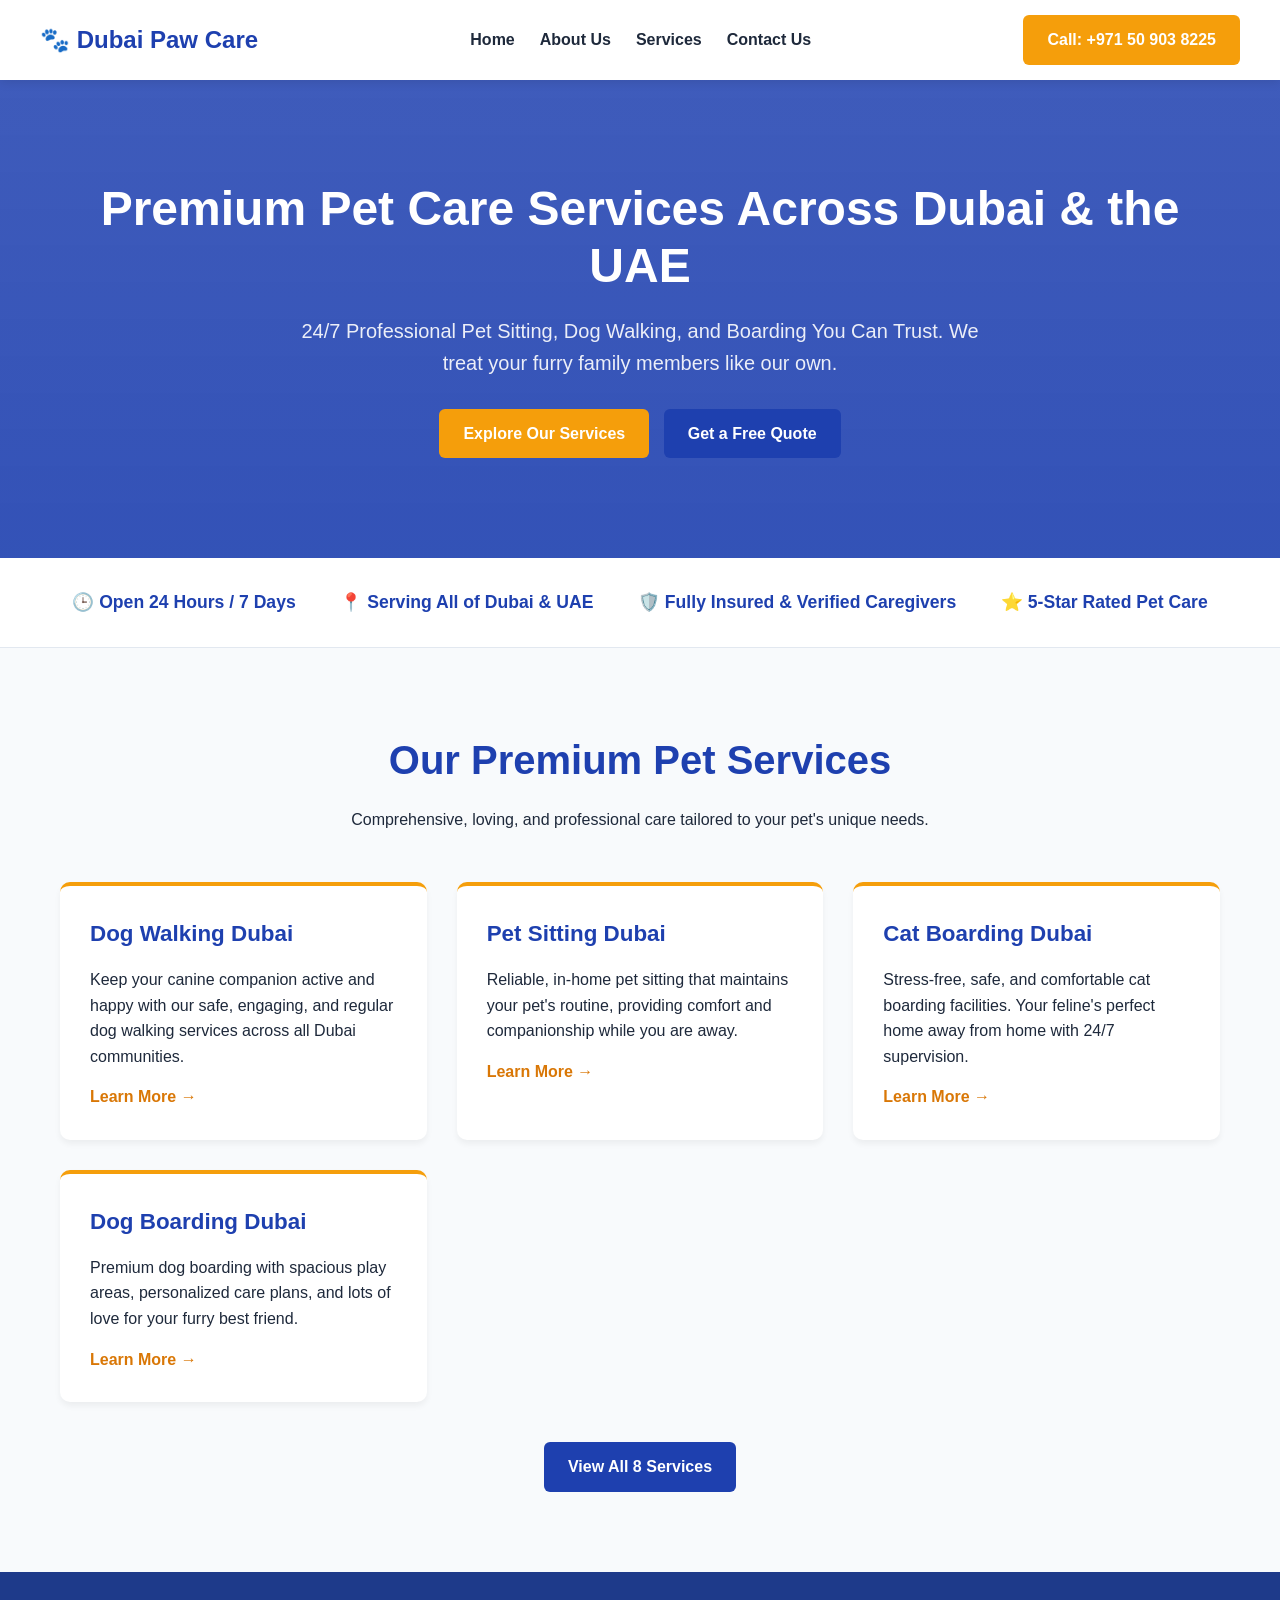
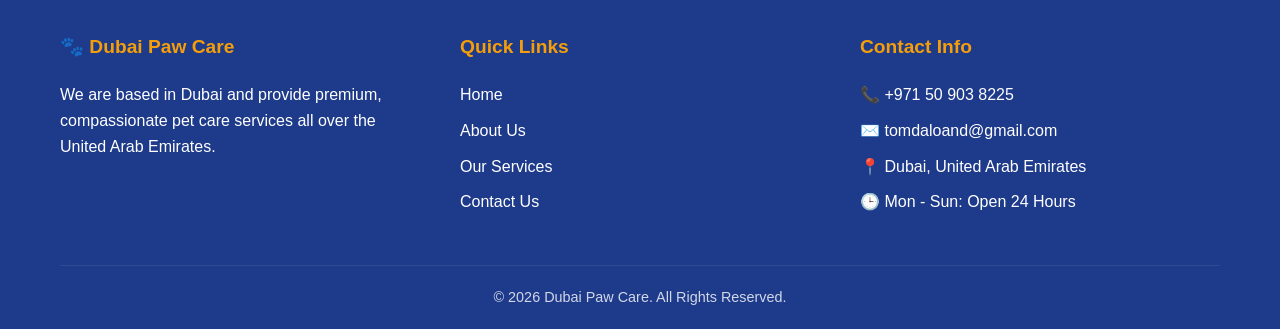
<file: index.html>
<!DOCTYPE html>
<html lang="en">
<head>
    <meta charset="UTF-8">
    <meta name="viewport" content="width=device-width, initial-scale=1.0">
    <title>Dubai Paw Care | Premium Pet Sitting, Walking & Boarding in UAE</title>
    <meta name="description" content="Dubai Paw Care offers 24/7 premium pet sitting, dog walking, cat boarding, and pet care services all over Dubai and the United Arab Emirates. Trusted, insured, and loving care.">
    <style>
        :root { --primary: #1e40af; --primary-dark: #1e3a8a; --secondary: #f59e0b; --secondary-dark: #d97706; --text: #1e293b; --bg: #f8fafc; --white: #ffffff; }
        * { margin: 0; padding: 0; box-sizing: border-box; font-family: 'Segoe UI', Tahoma, Geneva, Verdana, sans-serif; }
        body { color: var(--text); background: var(--bg); line-height: 1.6; }
        a { text-decoration: none; color: inherit; }
        .container { max-width: 1200px; margin: 0 auto; padding: 0 20px; }
        
        /* Header */
        header { background: var(--white); box-shadow: 0 2px 10px rgba(0,0,0,0.1); position: sticky; top: 0; z-index: 1000; }
        .nav-wrapper { display: flex; justify-content: space-between; align-items: center; padding: 15px 0; }
        .logo { font-size: 1.5rem; font-weight: 800; color: var(--primary); display: flex; align-items: center; gap: 8px; }
        .nav-links { display: flex; gap: 25px; list-style: none; }
        .nav-links a { font-weight: 600; color: var(--text); transition: color 0.3s; }
        .nav-links a:hover { color: var(--primary); }
        .btn { background: var(--secondary); color: var(--white); padding: 12px 24px; border-radius: 6px; font-weight: 700; transition: background 0.3s; display: inline-block; }
        .btn:hover { background: var(--secondary-dark); }
        .btn-primary { background: var(--primary); }
        .btn-primary:hover { background: var(--primary-dark); }

        /* Hero */
        .hero { background: linear-gradient(rgba(30, 64, 175, 0.85), rgba(30, 64, 175, 0.9)), url('https://images.unsplash.com/photo-1450778869180-41d0601e046e?auto=format&fit=crop&w=1920') center/cover; color: var(--white); padding: 100px 0; text-align: center; }
        .hero h1 { font-size: 3rem; margin-bottom: 20px; line-height: 1.2; }
        .hero p { font-size: 1.25rem; margin-bottom: 30px; max-width: 700px; margin-left: auto; margin-right: auto; opacity: 0.9; }
        
        /* Trust Badges */
        .trust-bar { background: var(--white); padding: 30px 0; border-bottom: 1px solid #e2e8f0; }
        .trust-grid { display: flex; justify-content: space-around; flex-wrap: wrap; gap: 20px; text-align: center; }
        .trust-item { font-weight: 700; color: var(--primary); display: flex; align-items: center; gap: 10px; font-size: 1.1rem; }

        /* Services Preview */
        .section { padding: 80px 0; }
        .section-title { text-align: center; margin-bottom: 50px; }
        .section-title h2 { font-size: 2.5rem; color: var(--primary); margin-bottom: 15px; }
        .services-grid { display: grid; grid-template-columns: repeat(auto-fit, minmax(280px, 1fr)); gap: 30px; }
        .service-card { background: var(--white); padding: 30px; border-radius: 10px; box-shadow: 0 4px 6px rgba(0,0,0,0.05); transition: transform 0.3s; border-top: 4px solid var(--secondary); }
        .service-card:hover { transform: translateY(-5px); }
        .service-card h3 { color: var(--primary); margin-bottom: 15px; font-size: 1.4rem; }
        .service-card a { color: var(--secondary-dark); font-weight: 700; margin-top: 15px; display: inline-block; }

        /* Footer */
        footer { background: var(--primary-dark); color: var(--white); padding: 60px 0 20px; }
        .footer-grid { display: grid; grid-template-columns: repeat(auto-fit, minmax(250px, 1fr)); gap: 40px; margin-bottom: 40px; }
        .footer-col h4 { margin-bottom: 20px; font-size: 1.2rem; color: var(--secondary); }
        .footer-col ul { list-style: none; }
        .footer-col ul li { margin-bottom: 10px; }
        .footer-col a:hover { color: var(--secondary); }
        .copyright { text-align: center; padding-top: 20px; border-top: 1px solid rgba(255,255,255,0.1); font-size: 0.9rem; opacity: 0.8; }

        @media (max-width: 768px) {
            .nav-links { display: none; } /* Simplified for mobile; add hamburger menu JS if needed */
            .hero h1 { font-size: 2rem; }
        }
    </style>
</head>
<body>

<header>
    <div class="container nav-wrapper">
        <a href="index.html" class="logo">🐾 Dubai Paw Care</a>
        <ul class="nav-links">
            <li><a href="index.html">Home</a></li>
            <li><a href="about.html">About Us</a></li>
            <li><a href="services.html">Services</a></li>
            <li><a href="contact.html">Contact Us</a></li>
        </ul>
        <a href="tel:+971509038225" class="btn">Call: +971 50 903 8225</a>
    </div>
</header>

<section class="hero">
    <div class="container">
        <h1>Premium Pet Care Services Across Dubai & the UAE</h1>
        <p>24/7 Professional Pet Sitting, Dog Walking, and Boarding You Can Trust. We treat your furry family members like our own.</p>
        <a href="services.html" class="btn">Explore Our Services</a>
        <a href="contact.html" class="btn btn-primary" style="margin-left: 10px;">Get a Free Quote</a>
    </div>
</section>

<section class="trust-bar">
    <div class="container trust-grid">
        <div class="trust-item">🕒 Open 24 Hours / 7 Days</div>
        <div class="trust-item">📍 Serving All of Dubai & UAE</div>
        <div class="trust-item">🛡️ Fully Insured & Verified Caregivers</div>
        <div class="trust-item">⭐ 5-Star Rated Pet Care</div>
    </div>
</section>

<section class="section">
    <div class="container">
        <div class="section-title">
            <h2>Our Premium Pet Services</h2>
            <p>Comprehensive, loving, and professional care tailored to your pet's unique needs.</p>
        </div>
        <div class="services-grid">
            <div class="service-card">
                <h3>Dog Walking Dubai</h3>
                <p>Keep your canine companion active and happy with our safe, engaging, and regular dog walking services across all Dubai communities.</p>
                <a href="services.html#dog-walking">Learn More →</a>
            </div>
            <div class="service-card">
                <h3>Pet Sitting Dubai</h3>
                <p>Reliable, in-home pet sitting that maintains your pet's routine, providing comfort and companionship while you are away.</p>
                <a href="services.html#pet-sitting">Learn More →</a>
            </div>
            <div class="service-card">
                <h3>Cat Boarding Dubai</h3>
                <p>Stress-free, safe, and comfortable cat boarding facilities. Your feline's perfect home away from home with 24/7 supervision.</p>
                <a href="services.html#cat-boarding">Learn More →</a>
            </div>
            <div class="service-card">
                <h3>Dog Boarding Dubai</h3>
                <p>Premium dog boarding with spacious play areas, personalized care plans, and lots of love for your furry best friend.</p>
                <a href="services.html#dog-boarding">Learn More →</a>
            </div>
        </div>
        <div style="text-align: center; margin-top: 40px;">
            <a href="services.html" class="btn btn-primary">View All 8 Services</a>
        </div>
    </div>
</section>

<footer>
    <div class="container">
        <div class="footer-grid">
            <div class="footer-col">
                <h4>🐾 Dubai Paw Care</h4>
                <p>We are based in Dubai and provide premium, compassionate pet care services all over the United Arab Emirates.</p>
            </div>
            <div class="footer-col">
                <h4>Quick Links</h4>
                <ul>
                    <li><a href="index.html">Home</a></li>
                    <li><a href="about.html">About Us</a></li>
                    <li><a href="services.html">Our Services</a></li>
                    <li><a href="contact.html">Contact Us</a></li>
                </ul>
            </div>
            <div class="footer-col">
                <h4>Contact Info</h4>
                <ul>
                    <li>📞 <a href="tel:+971509038225">+971 50 903 8225</a></li>
                    <li>✉️ <a href="mailto:tomdaloand@gmail.com">tomdaloand@gmail.com</a></li>
                    <li>📍 Dubai, United Arab Emirates</li>
                    <li>🕒 Mon - Sun: Open 24 Hours</li>
                </ul>
            </div>
        </div>
        <div class="copyright">
            &copy; 2026 Dubai Paw Care. All Rights Reserved.
        </div>
    </div>
</footer>

<!-- Local Business Schema -->
<script type="application/ld+json">
{
  "@context": "https://schema.org",
  "@type": "PetCare",
  "name": "Dubai Paw Care",
  "image": "https://mypawland.com/logo.png",
  "telephone": "+971 50 903 8225",
  "email": "tomdaloand@gmail.com",
  "address": {
    "@type": "PostalAddress",
    "addressLocality": "Dubai",
    "addressCountry": "AE"
  },
  "openingHoursSpecification": {
    "@type": "OpeningHoursSpecification",
    "dayOfWeek": ["Monday", "Tuesday", "Wednesday", "Thursday", "Friday", "Saturday", "Sunday"],
    "opens": "00:00",
    "closes": "23:59"
  },
  "url": "https://mypawland.com/"
}
</script>
</body>
</html>
</file>
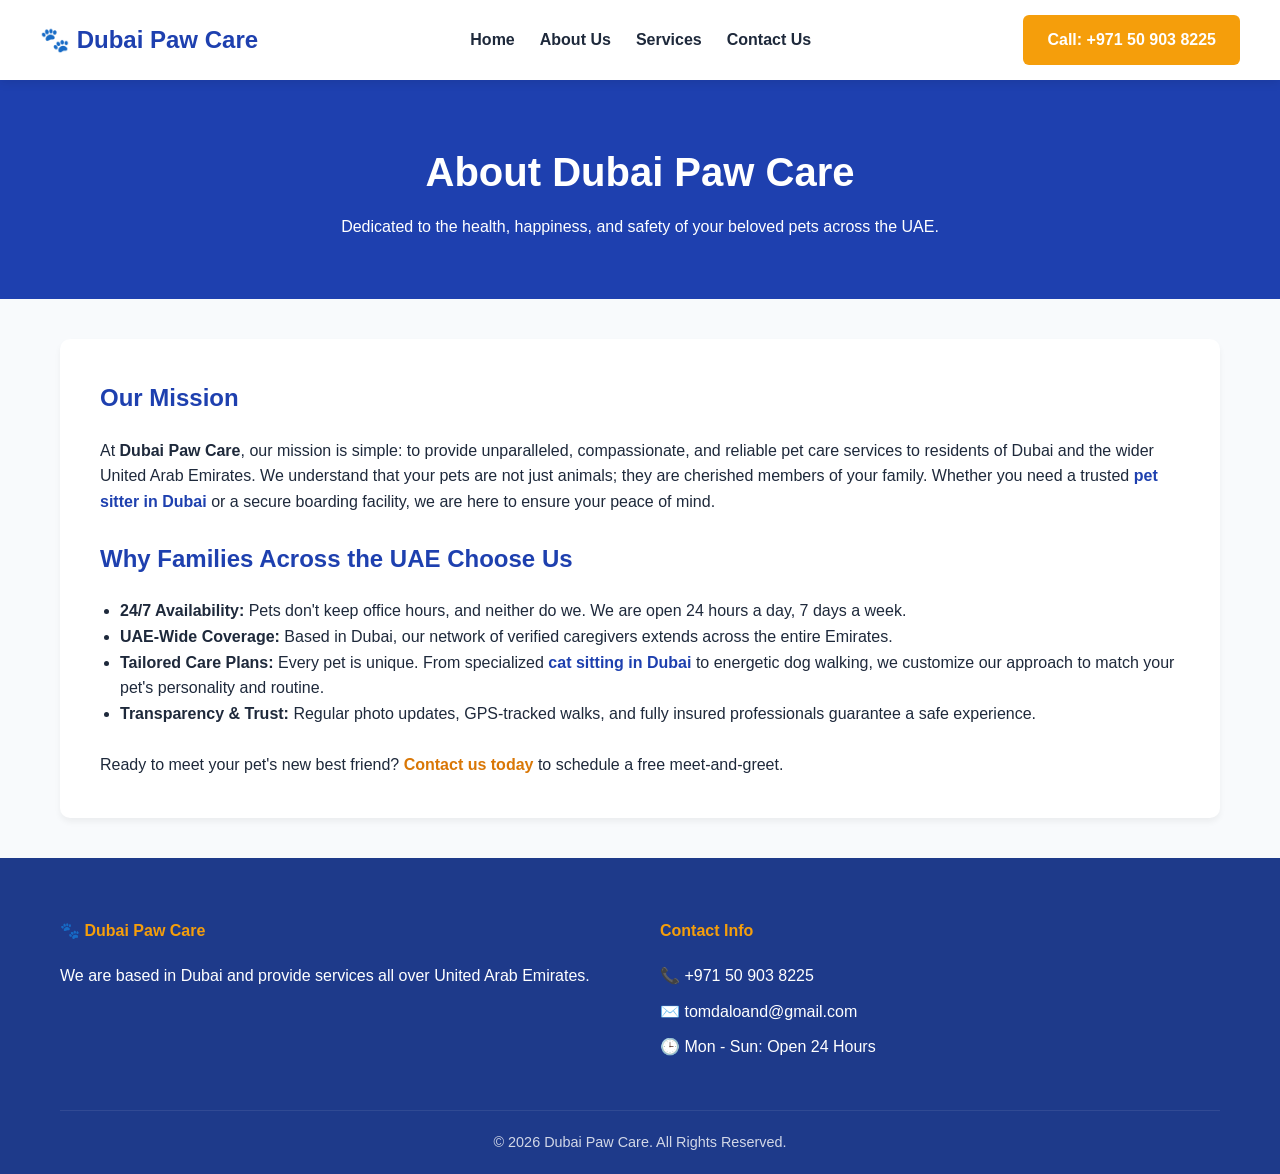
<file: about.html>
<!DOCTYPE html>
<html lang="en">
<head>
    <meta charset="UTF-8">
    <meta name="viewport" content="width=device-width, initial-scale=1.0">
    <title>About Us | Dubai Paw Care - Trusted Pet Care Professionals in UAE</title>
    <meta name="description" content="Learn about Dubai Paw Care, your trusted 24/7 pet sitting, dog walking, and boarding service provider based in Dubai, serving the entire UAE.">
    <!-- Include the same <style> block from index.html here -->
    <style>
        :root { --primary: #1e40af; --primary-dark: #1e3a8a; --secondary: #f59e0b; --secondary-dark: #d97706; --text: #1e293b; --bg: #f8fafc; --white: #ffffff; }
        * { margin: 0; padding: 0; box-sizing: border-box; font-family: 'Segoe UI', Tahoma, Geneva, Verdana, sans-serif; }
        body { color: var(--text); background: var(--bg); line-height: 1.6; }
        a { text-decoration: none; color: inherit; }
        .container { max-width: 1200px; margin: 0 auto; padding: 0 20px; }
        header { background: var(--white); box-shadow: 0 2px 10px rgba(0,0,0,0.1); position: sticky; top: 0; z-index: 1000; }
        .nav-wrapper { display: flex; justify-content: space-between; align-items: center; padding: 15px 0; }
        .logo { font-size: 1.5rem; font-weight: 800; color: var(--primary); display: flex; align-items: center; gap: 8px; }
        .nav-links { display: flex; gap: 25px; list-style: none; }
        .nav-links a { font-weight: 600; color: var(--text); transition: color 0.3s; }
        .nav-links a:hover { color: var(--primary); }
        .btn { background: var(--secondary); color: var(--white); padding: 12px 24px; border-radius: 6px; font-weight: 700; transition: background 0.3s; display: inline-block; }
        .btn:hover { background: var(--secondary-dark); }
        .page-header { background: var(--primary); color: var(--white); padding: 60px 0; text-align: center; }
        .page-header h1 { font-size: 2.5rem; margin-bottom: 10px; }
        .content-section { padding: 60px 0; background: var(--white); margin: 40px 0; border-radius: 10px; box-shadow: 0 4px 6px rgba(0,0,0,0.05); }
        .content-section h2 { color: var(--primary); margin-bottom: 20px; }
        footer { background: var(--primary-dark); color: var(--white); padding: 60px 0 20px; }
        .footer-grid { display: grid; grid-template-columns: repeat(auto-fit, minmax(250px, 1fr)); gap: 40px; margin-bottom: 40px; }
        .footer-col h4 { margin-bottom: 20px; color: var(--secondary); }
        .footer-col ul { list-style: none; }
        .footer-col ul li { margin-bottom: 10px; }
        .copyright { text-align: center; padding-top: 20px; border-top: 1px solid rgba(255,255,255,0.1); font-size: 0.9rem; opacity: 0.8; }
    </style>
</head>
<body>

<header>
    <div class="container nav-wrapper">
        <a href="index.html" class="logo">🐾 Dubai Paw Care</a>
        <ul class="nav-links">
            <li><a href="index.html">Home</a></li>
            <li><a href="about.html">About Us</a></li>
            <li><a href="services.html">Services</a></li>
            <li><a href="contact.html">Contact Us</a></li>
        </ul>
        <a href="tel:+971509038225" class="btn">Call: +971 50 903 8225</a>
    </div>
</header>

<div class="page-header">
    <div class="container">
        <h1>About Dubai Paw Care</h1>
        <p>Dedicated to the health, happiness, and safety of your beloved pets across the UAE.</p>
    </div>
</div>

<div class="container">
    <div class="content-section" style="padding: 40px;">
        <h2>Our Mission</h2>
        <p>At <strong>Dubai Paw Care</strong>, our mission is simple: to provide unparalleled, compassionate, and reliable pet care services to residents of Dubai and the wider United Arab Emirates. We understand that your pets are not just animals; they are cherished members of your family. Whether you need a trusted <a href="services.html#pet-sitter" style="color: var(--primary); font-weight: 600;">pet sitter in Dubai</a> or a secure boarding facility, we are here to ensure your peace of mind.</p>
        <br>
        <h2>Why Families Across the UAE Choose Us</h2>
        <ul style="margin-left: 20px; margin-top: 15px;">
            <li><strong>24/7 Availability:</strong> Pets don't keep office hours, and neither do we. We are open 24 hours a day, 7 days a week.</li>
            <li><strong>UAE-Wide Coverage:</strong> Based in Dubai, our network of verified caregivers extends across the entire Emirates.</li>
            <li><strong>Tailored Care Plans:</strong> Every pet is unique. From specialized <a href="services.html#cat-sitting" style="color: var(--primary); font-weight: 600;">cat sitting in Dubai</a> to energetic dog walking, we customize our approach to match your pet's personality and routine.</li>
            <li><strong>Transparency & Trust:</strong> Regular photo updates, GPS-tracked walks, and fully insured professionals guarantee a safe experience.</li>
        </ul>
        <br>
        <p>Ready to meet your pet's new best friend? <a href="contact.html" style="color: var(--secondary-dark); font-weight: 700;">Contact us today</a> to schedule a free meet-and-greet.</p>
    </div>
</div>

<footer>
    <div class="container">
        <div class="footer-grid">
            <div class="footer-col">
                <h4>🐾 Dubai Paw Care</h4>
                <p>We are based in Dubai and provide services all over United Arab Emirates.</p>
            </div>
            <div class="footer-col">
                <h4>Contact Info</h4>
                <ul>
                    <li>📞 +971 50 903 8225</li>
                    <li>✉️ tomdaloand@gmail.com</li>
                    <li>🕒 Mon - Sun: Open 24 Hours</li>
                </ul>
            </div>
        </div>
        <div class="copyright">&copy; 2026 Dubai Paw Care. All Rights Reserved.</div>
    </div>
</footer>
</body>
</html>
</file>
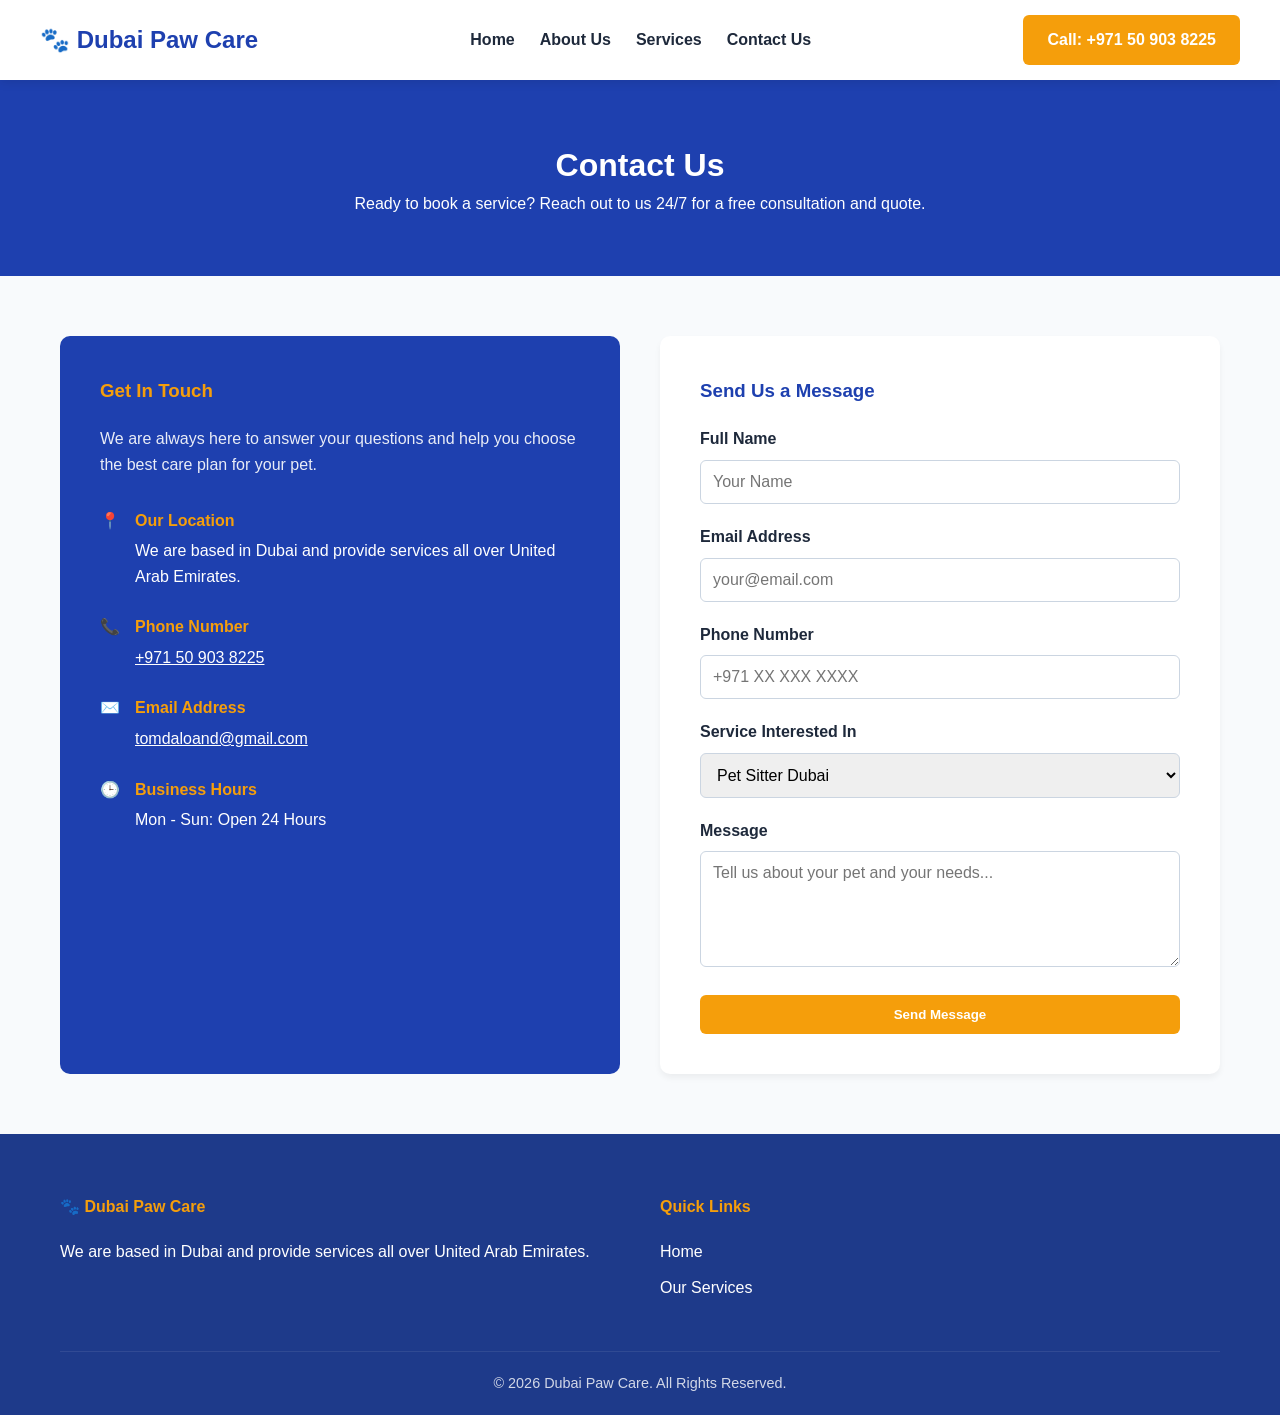
<file: contact.html>
<!DOCTYPE html>
<html lang="en">
<head>
    <meta charset="UTF-8">
    <meta name="viewport" content="width=device-width, initial-scale=1.0">
    <title>Contact Us | Dubai Paw Care - Get a Free Pet Care Quote</title>
    <meta name="description" content="Contact Dubai Paw Care for 24/7 pet sitting, dog walking, and boarding services in Dubai and the UAE. Call +971 50 903 8225 or email us today.">
    <!-- Include the same <style> block from about.html here -->
    <style>
        :root { --primary: #1e40af; --primary-dark: #1e3a8a; --secondary: #f59e0b; --secondary-dark: #d97706; --text: #1e293b; --bg: #f8fafc; --white: #ffffff; }
        * { margin: 0; padding: 0; box-sizing: border-box; font-family: 'Segoe UI', Tahoma, Geneva, Verdana, sans-serif; }
        body { color: var(--text); background: var(--bg); line-height: 1.6; }
        a { text-decoration: none; color: inherit; }
        .container { max-width: 1200px; margin: 0 auto; padding: 0 20px; }
        header { background: var(--white); box-shadow: 0 2px 10px rgba(0,0,0,0.1); position: sticky; top: 0; z-index: 1000; }
        .nav-wrapper { display: flex; justify-content: space-between; align-items: center; padding: 15px 0; }
        .logo { font-size: 1.5rem; font-weight: 800; color: var(--primary); display: flex; align-items: center; gap: 8px; }
        .nav-links { display: flex; gap: 25px; list-style: none; }
        .nav-links a { font-weight: 600; color: var(--text); transition: color 0.3s; }
        .nav-links a:hover { color: var(--primary); }
        .btn { background: var(--secondary); color: var(--white); padding: 12px 24px; border-radius: 6px; font-weight: 700; transition: background 0.3s; display: inline-block; border: none; cursor: pointer; }
        .btn:hover { background: var(--secondary-dark); }
        .page-header { background: var(--primary); color: var(--white); padding: 60px 0; text-align: center; }
        .contact-wrapper { display: grid; grid-template-columns: 1fr 1fr; gap: 40px; margin: 60px auto; }
        .contact-info-box { background: var(--primary); color: var(--white); padding: 40px; border-radius: 10px; }
        .contact-info-box h3 { margin-bottom: 20px; color: var(--secondary); }
        .info-item { margin-bottom: 25px; display: flex; align-items: flex-start; gap: 15px; }
        .info-item strong { display: block; margin-bottom: 5px; color: var(--secondary); }
        .contact-form { background: var(--white); padding: 40px; border-radius: 10px; box-shadow: 0 4px 6px rgba(0,0,0,0.05); }
        .form-group { margin-bottom: 20px; }
        .form-group label { display: block; margin-bottom: 8px; font-weight: 600; }
        .form-group input, .form-group select, .form-group textarea { width: 100%; padding: 12px; border: 1px solid #cbd5e1; border-radius: 6px; font-size: 1rem; }
        .form-group input:focus, .form-group textarea:focus { outline: 2px solid var(--primary); border-color: transparent; }
        footer { background: var(--primary-dark); color: var(--white); padding: 60px 0 20px; }
        .footer-grid { display: grid; grid-template-columns: repeat(auto-fit, minmax(250px, 1fr)); gap: 40px; margin-bottom: 40px; }
        .footer-col h4 { margin-bottom: 20px; color: var(--secondary); }
        .footer-col ul { list-style: none; }
        .footer-col ul li { margin-bottom: 10px; }
        .copyright { text-align: center; padding-top: 20px; border-top: 1px solid rgba(255,255,255,0.1); font-size: 0.9rem; opacity: 0.8; }
        @media (max-width: 768px) { .contact-wrapper { grid-template-columns: 1fr; } }
    </style>
</head>
<body>

<header>
    <div class="container nav-wrapper">
        <a href="index.html" class="logo">🐾 Dubai Paw Care</a>
        <ul class="nav-links">
            <li><a href="index.html">Home</a></li>
            <li><a href="about.html">About Us</a></li>
            <li><a href="services.html">Services</a></li>
            <li><a href="contact.html">Contact Us</a></li>
        </ul>
        <a href="tel:+971509038225" class="btn">Call: +971 50 903 8225</a>
    </div>
</header>

<div class="page-header">
    <div class="container">
        <h1>Contact Us</h1>
        <p>Ready to book a service? Reach out to us 24/7 for a free consultation and quote.</p>
    </div>
</div>

<div class="container contact-wrapper">
    <div class="contact-info-box">
        <h3>Get In Touch</h3>
        <p style="margin-bottom: 30px; opacity: 0.9;">We are always here to answer your questions and help you choose the best care plan for your pet.</p>
        
        <div class="info-item">
            <span>📍</span>
            <div>
                <strong>Our Location</strong>
                We are based in Dubai and provide services all over United Arab Emirates.
            </div>
        </div>
        <div class="info-item">
            <span>📞</span>
            <div>
                <strong>Phone Number</strong>
                <a href="tel:+971509038225" style="color: white; text-decoration: underline;">+971 50 903 8225</a>
            </div>
        </div>
        <div class="info-item">
            <span>✉️</span>
            <div>
                <strong>Email Address</strong>
                <a href="mailto:tomdaloand@gmail.com" style="color: white; text-decoration: underline;">tomdaloand@gmail.com</a>
            </div>
        </div>
        <div class="info-item">
            <span>🕒</span>
            <div>
                <strong>Business Hours</strong>
                Mon - Sun: Open 24 Hours
            </div>
        </div>
    </div>

    <div class="contact-form">
        <h3 style="margin-bottom: 20px; color: var(--primary);">Send Us a Message</h3>
        <form action="#" method="POST">
            <div class="form-group">
                <label for="name">Full Name</label>
                <input type="text" id="name" name="name" required placeholder="Your Name">
            </div>
            <div class="form-group">
                <label for="email">Email Address</label>
                <input type="email" id="email" name="email" required placeholder="your@email.com">
            </div>
            <div class="form-group">
                <label for="phone">Phone Number</label>
                <input type="tel" id="phone" name="phone" required placeholder="+971 XX XXX XXXX">
            </div>
            <div class="form-group">
                <label for="service">Service Interested In</label>
                <select id="service" name="service">
                    <option value="pet-sitter">Pet Sitter Dubai</option>
                    <option value="dog-walking">Dog Walking Dubai</option>
                    <option value="cat-boarding">Cat Boarding Dubai</option>
                    <option value="dog-boarding">Dog Boarding Dubai</option>
                    <option value="other">Other / General Inquiry</option>
                </select>
            </div>
            <div class="form-group">
                <label for="message">Message</label>
                <textarea id="message" name="message" rows="5" required placeholder="Tell us about your pet and your needs..."></textarea>
            </div>
            <button type="submit" class="btn" style="width: 100%;">Send Message</button>
        </form>
    </div>
</div>

<footer>
    <div class="container">
        <div class="footer-grid">
            <div class="footer-col">
                <h4>🐾 Dubai Paw Care</h4>
                <p>We are based in Dubai and provide services all over United Arab Emirates.</p>
            </div>
            <div class="footer-col">
                <h4>Quick Links</h4>
                <ul>
                    <li><a href="index.html">Home</a></li>
                    <li><a href="services.html">Our Services</a></li>
                </ul>
            </div>
        </div>
        <div class="copyright">&copy; 2026 Dubai Paw Care. All Rights Reserved.</div>
    </div>
</footer>
</body>
</html>
</file>
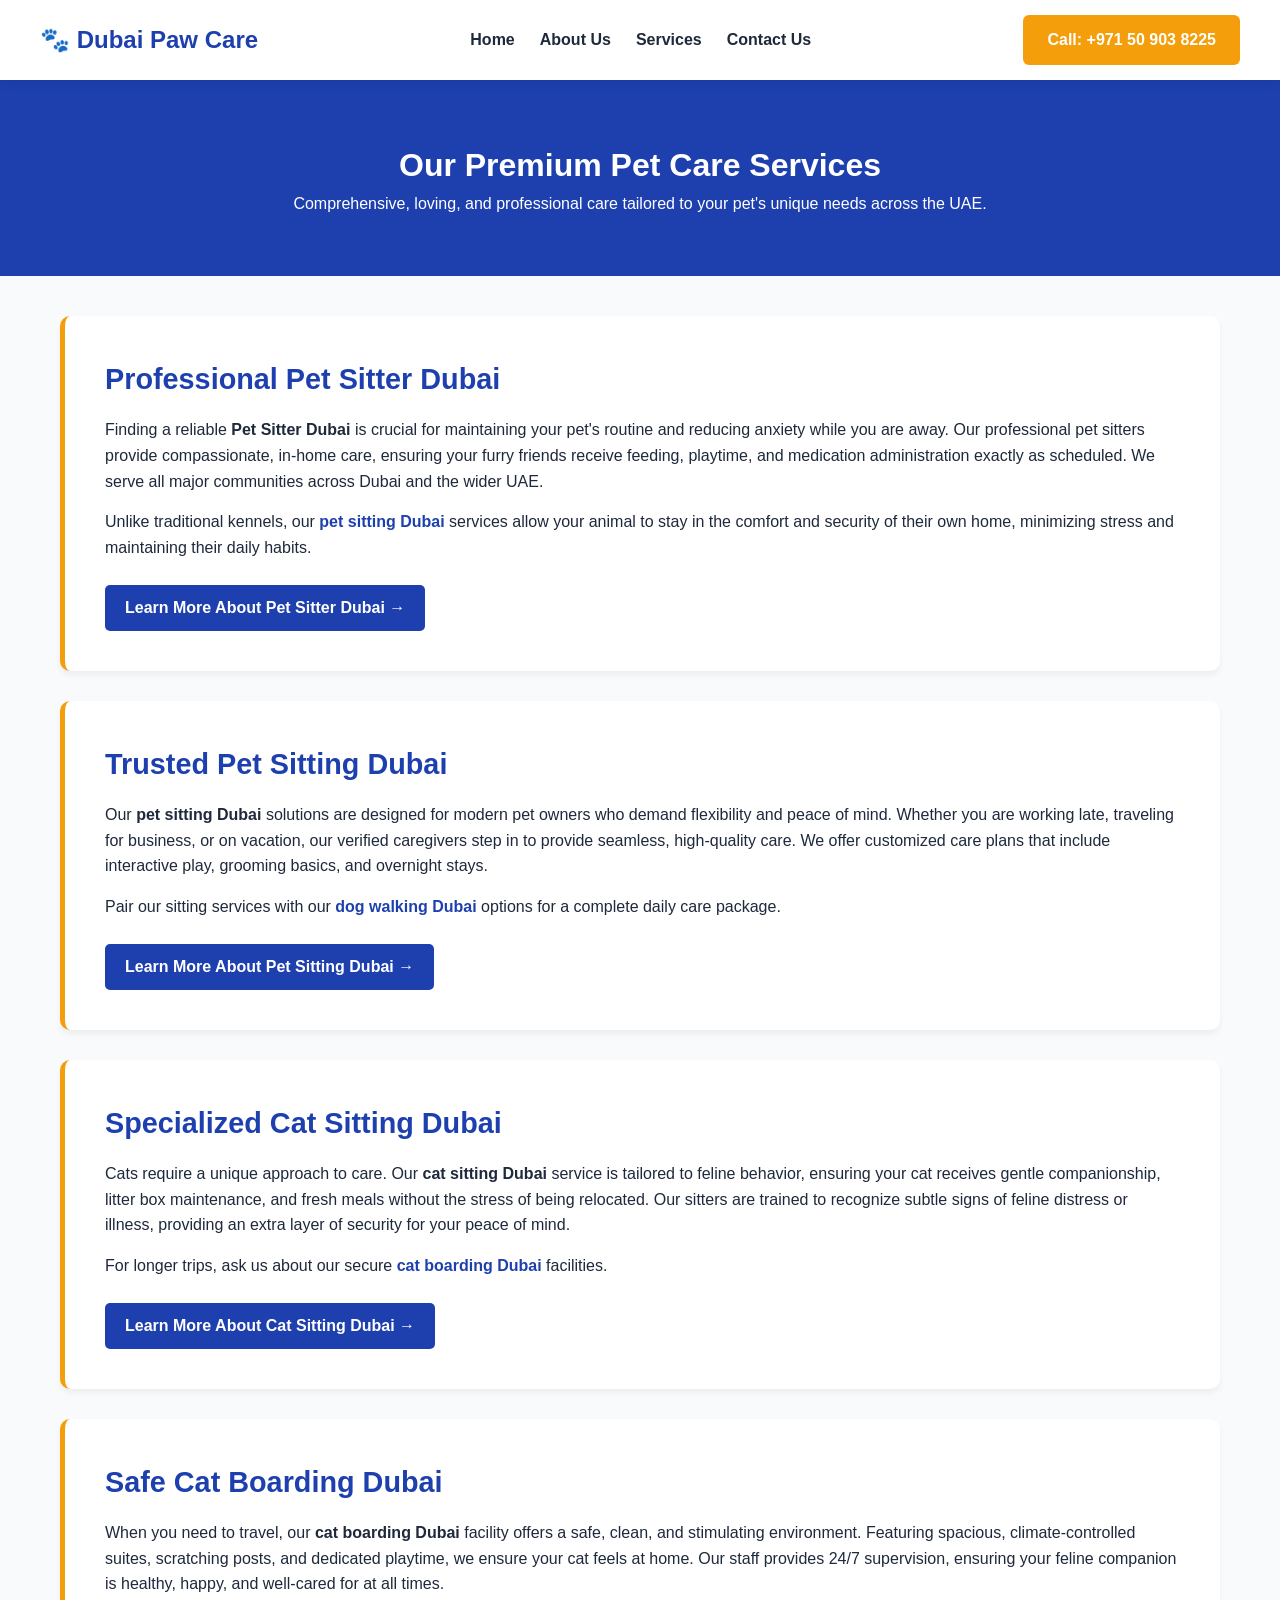
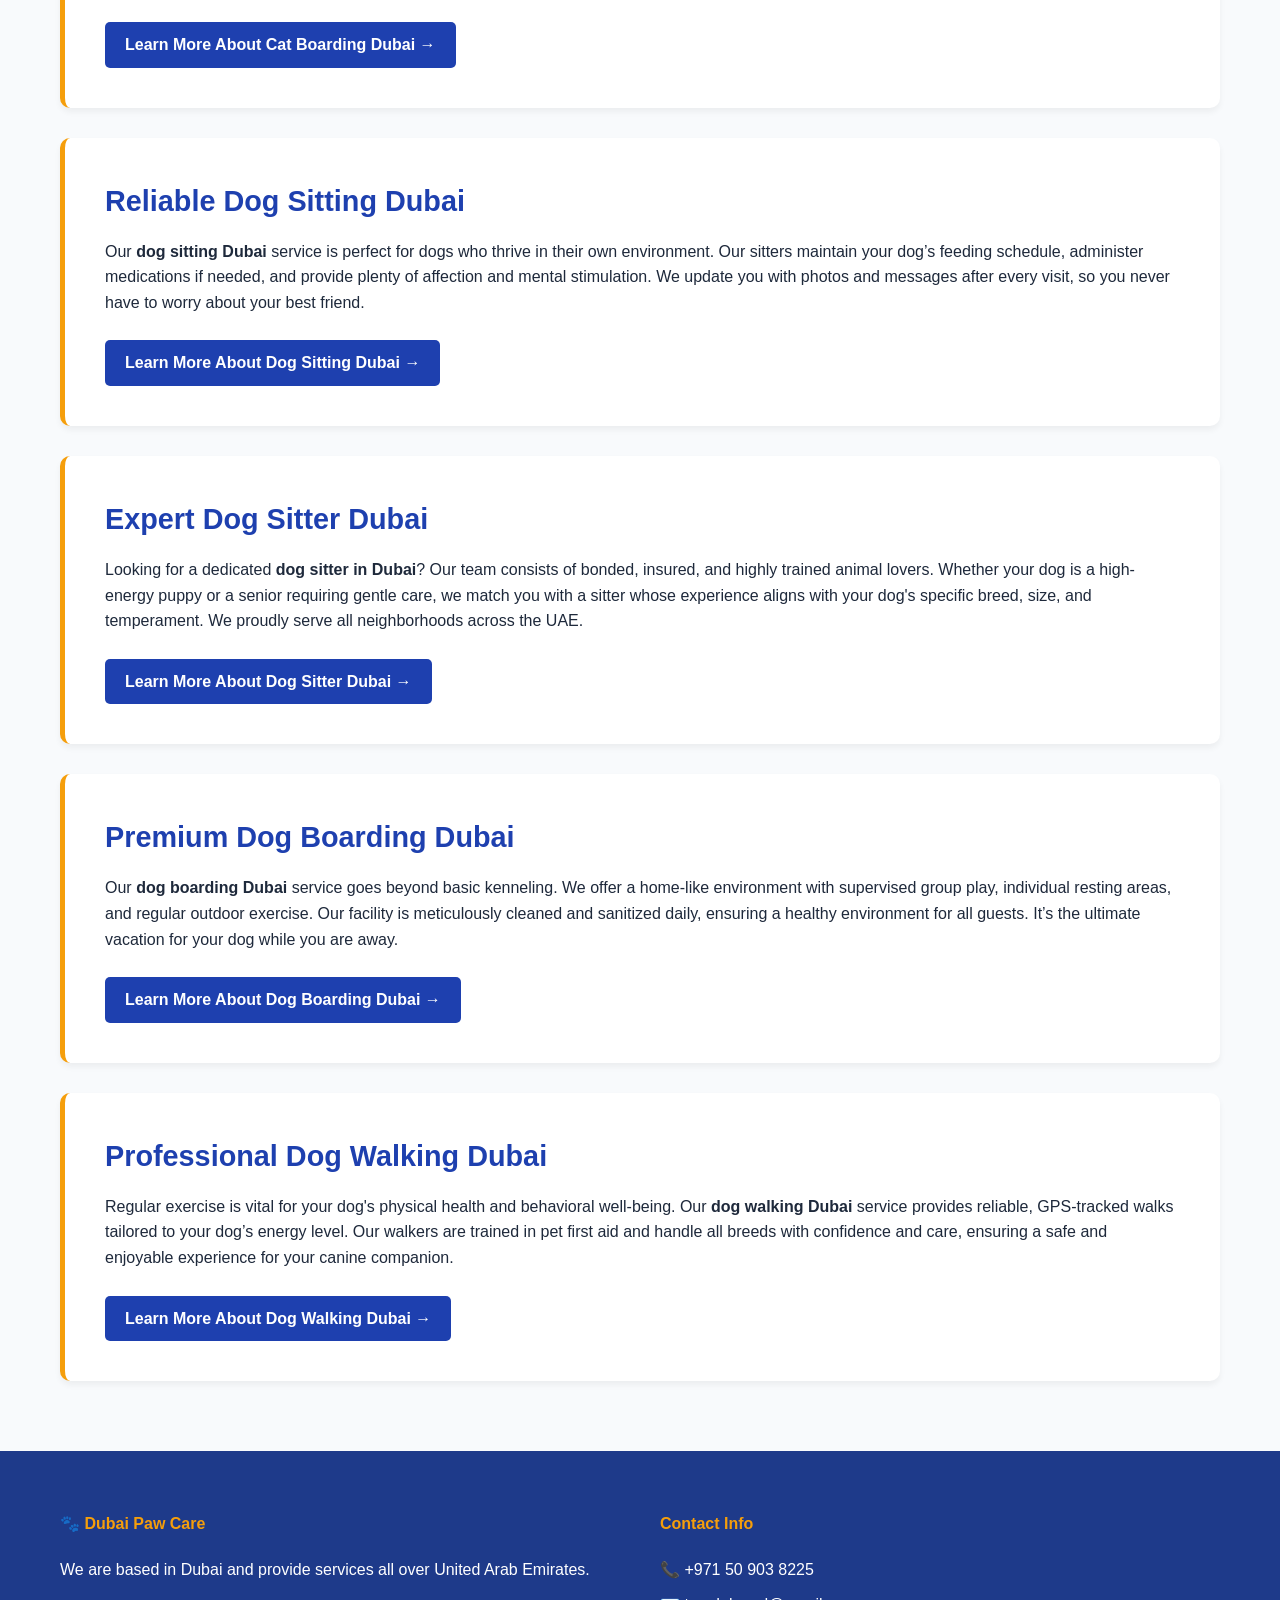
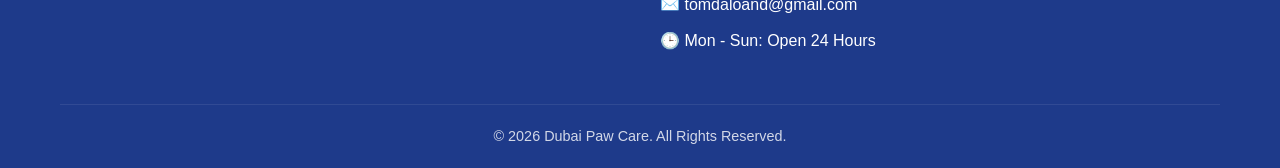
<file: services.html>
<!DOCTYPE html>
<html lang="en">
<head>
    <meta charset="UTF-8">
    <meta name="viewport" content="width=device-width, initial-scale=1.0">
    <title>Our Services | Dubai Paw Care - Pet Sitting, Walking & Boarding</title>
    <meta name="description" content="Explore our premium pet care services: Pet Sitter Dubai, Dog Walking, Cat Boarding, and more. 24/7 professional care across the UAE.">
    <!-- Include the same <style> block from about.html here -->
    <style>
        :root { --primary: #1e40af; --primary-dark: #1e3a8a; --secondary: #f59e0b; --secondary-dark: #d97706; --text: #1e293b; --bg: #f8fafc; --white: #ffffff; }
        * { margin: 0; padding: 0; box-sizing: border-box; font-family: 'Segoe UI', Tahoma, Geneva, Verdana, sans-serif; }
        body { color: var(--text); background: var(--bg); line-height: 1.6; }
        a { text-decoration: none; color: inherit; }
        .container { max-width: 1200px; margin: 0 auto; padding: 0 20px; }
        header { background: var(--white); box-shadow: 0 2px 10px rgba(0,0,0,0.1); position: sticky; top: 0; z-index: 1000; }
        .nav-wrapper { display: flex; justify-content: space-between; align-items: center; padding: 15px 0; }
        .logo { font-size: 1.5rem; font-weight: 800; color: var(--primary); display: flex; align-items: center; gap: 8px; }
        .nav-links { display: flex; gap: 25px; list-style: none; }
        .nav-links a { font-weight: 600; color: var(--text); transition: color 0.3s; }
        .nav-links a:hover { color: var(--primary); }
        .btn { background: var(--secondary); color: var(--white); padding: 12px 24px; border-radius: 6px; font-weight: 700; transition: background 0.3s; display: inline-block; }
        .btn:hover { background: var(--secondary-dark); }
        .page-header { background: var(--primary); color: var(--white); padding: 60px 0; text-align: center; }
        .service-block { background: var(--white); padding: 40px; margin-bottom: 30px; border-radius: 10px; box-shadow: 0 4px 6px rgba(0,0,0,0.05); border-left: 5px solid var(--secondary); }
        .service-block h2 { color: var(--primary); margin-bottom: 15px; font-size: 1.8rem; }
        .service-block p { margin-bottom: 15px; }
        .external-link-btn { display: inline-block; background: var(--primary); color: white; padding: 10px 20px; border-radius: 5px; font-weight: 600; margin-top: 10px; transition: 0.3s; }
        .external-link-btn:hover { background: var(--primary-dark); }
        footer { background: var(--primary-dark); color: var(--white); padding: 60px 0 20px; }
        .footer-grid { display: grid; grid-template-columns: repeat(auto-fit, minmax(250px, 1fr)); gap: 40px; margin-bottom: 40px; }
        .footer-col h4 { margin-bottom: 20px; color: var(--secondary); }
        .footer-col ul { list-style: none; }
        .footer-col ul li { margin-bottom: 10px; }
        .copyright { text-align: center; padding-top: 20px; border-top: 1px solid rgba(255,255,255,0.1); font-size: 0.9rem; opacity: 0.8; }
    </style>
</head>
<body>

<header>
    <div class="container nav-wrapper">
        <a href="index.html" class="logo">🐾 Dubai Paw Care</a>
        <ul class="nav-links">
            <li><a href="index.html">Home</a></li>
            <li><a href="about.html">About Us</a></li>
            <li><a href="services.html">Services</a></li>
            <li><a href="contact.html">Contact Us</a></li>
        </ul>
        <a href="tel:+971509038225" class="btn">Call: +971 50 903 8225</a>
    </div>
</header>

<div class="page-header">
    <div class="container">
        <h1>Our Premium Pet Care Services</h1>
        <p>Comprehensive, loving, and professional care tailored to your pet's unique needs across the UAE.</p>
    </div>
</div>

<div class="container" style="padding-top: 40px; padding-bottom: 40px;">

    <!-- Service 1 -->
    <div class="service-block" id="pet-sitter">
        <h2>Professional Pet Sitter Dubai</h2>
        <p>Finding a reliable <strong><a href="https://www.google.com/maps?cid=1295278282866136295">Pet Sitter Dubai</a></strong> is crucial for maintaining your pet's routine and reducing anxiety while you are away. Our professional pet sitters provide compassionate, in-home care, ensuring your furry friends receive feeding, playtime, and medication administration exactly as scheduled. We serve all major communities across Dubai and the wider UAE.</p>
        <p>Unlike traditional kennels, our <a href="#pet-sitting" style="color: var(--primary); font-weight: 600;">pet sitting Dubai</a> services allow your animal to stay in the comfort and security of their own home, minimizing stress and maintaining their daily habits.</p>
        <a href="https://mypawland.com/pet-sitter-dubai/" target="_blank" rel="noopener" class="external-link-btn">Learn More About Pet Sitter Dubai →</a>
    </div>

    <!-- Service 2 -->
    <div class="service-block" id="pet-sitting">
        <h2>Trusted Pet Sitting Dubai</h2>
        <p>Our <strong>pet sitting Dubai</strong> solutions are designed for modern pet owners who demand flexibility and peace of mind. Whether you are working late, traveling for business, or on vacation, our verified caregivers step in to provide seamless, high-quality care. We offer customized care plans that include interactive play, grooming basics, and overnight stays.</p>
        <p>Pair our sitting services with our <a href="#dog-walking" style="color: var(--primary); font-weight: 600;">dog walking Dubai</a> options for a complete daily care package.</p>
        <a href="https://mypawland.com/pet-sitting-dubai/" target="_blank" rel="noopener" class="external-link-btn">Learn More About Pet Sitting Dubai →</a>
    </div>

    <!-- Service 3 -->
    <div class="service-block" id="cat-sitting">
        <h2>Specialized Cat Sitting Dubai</h2>
        <p>Cats require a unique approach to care. Our <strong>cat sitting Dubai</strong> service is tailored to feline behavior, ensuring your cat receives gentle companionship, litter box maintenance, and fresh meals without the stress of being relocated. Our sitters are trained to recognize subtle signs of feline distress or illness, providing an extra layer of security for your peace of mind.</p>
        <p>For longer trips, ask us about our secure <a href="#cat-boarding" style="color: var(--primary); font-weight: 600;">cat boarding Dubai</a> facilities.</p>
        <a href="https://mypawland.com/cat-sitting-dubai/" target="_blank" rel="noopener" class="external-link-btn">Learn More About Cat Sitting Dubai →</a>
    </div>

    <!-- Service 4 -->
    <div class="service-block" id="cat-boarding">
        <h2>Safe Cat Boarding Dubai</h2>
        <p>When you need to travel, our <strong>cat boarding Dubai</strong> facility offers a safe, clean, and stimulating environment. Featuring spacious, climate-controlled suites, scratching posts, and dedicated playtime, we ensure your cat feels at home. Our staff provides 24/7 supervision, ensuring your feline companion is healthy, happy, and well-cared for at all times.</p>
        <a href="https://mypawland.com/cat-boarding-dubai/" target="_blank" rel="noopener" class="external-link-btn">Learn More About Cat Boarding Dubai →</a>
    </div>

    <!-- Service 5 -->
    <div class="service-block" id="dog-sitting">
        <h2>Reliable Dog Sitting Dubai</h2>
        <p>Our <strong>dog sitting Dubai</strong> service is perfect for dogs who thrive in their own environment. Our sitters maintain your dog’s feeding schedule, administer medications if needed, and provide plenty of affection and mental stimulation. We update you with photos and messages after every visit, so you never have to worry about your best friend.</p>
        <a href="https://mypawland.com/dog-sitting-dubai/" target="_blank" rel="noopener" class="external-link-btn">Learn More About Dog Sitting Dubai →</a>
    </div>

    <!-- Service 6 -->
    <div class="service-block" id="dog-sitter">
        <h2>Expert Dog Sitter Dubai</h2>
        <p>Looking for a dedicated <strong>dog sitter in Dubai</strong>? Our team consists of bonded, insured, and highly trained animal lovers. Whether your dog is a high-energy puppy or a senior requiring gentle care, we match you with a sitter whose experience aligns with your dog's specific breed, size, and temperament. We proudly serve all neighborhoods across the UAE.</p>
        <a href="https://mypawland.com/dog-sitter-dubai/" target="_blank" rel="noopener" class="external-link-btn">Learn More About Dog Sitter Dubai →</a>
    </div>

    <!-- Service 7 -->
    <div class="service-block" id="dog-boarding">
        <h2>Premium Dog Boarding Dubai</h2>
        <p>Our <strong>dog boarding Dubai</strong> service goes beyond basic kenneling. We offer a home-like environment with supervised group play, individual resting areas, and regular outdoor exercise. Our facility is meticulously cleaned and sanitized daily, ensuring a healthy environment for all guests. It’s the ultimate vacation for your dog while you are away.</p>
        <a href="https://mypawland.com/dog-boarding-dubai/" target="_blank" rel="noopener" class="external-link-btn">Learn More About Dog Boarding Dubai →</a>
    </div>

    <!-- Service 8 -->
    <div class="service-block" id="dog-walking">
        <h2>Professional Dog Walking Dubai</h2>
        <p>Regular exercise is vital for your dog's physical health and behavioral well-being. Our <strong>dog walking Dubai</strong> service provides reliable, GPS-tracked walks tailored to your dog’s energy level. Our walkers are trained in pet first aid and handle all breeds with confidence and care, ensuring a safe and enjoyable experience for your canine companion.</p>
        <a href="https://mypawland.com/dog-walking-dubai/" target="_blank" rel="noopener" class="external-link-btn">Learn More About Dog Walking Dubai →</a>
    </div>

</div>

<footer>
    <div class="container">
        <div class="footer-grid">
            <div class="footer-col">
                <h4>🐾 Dubai Paw Care</h4>
                <p>We are based in Dubai and provide services all over United Arab Emirates.</p>
            </div>
            <div class="footer-col">
                <h4>Contact Info</h4>
                <ul>
                    <li>📞 +971 50 903 8225</li>
                    <li>✉️ tomdaloand@gmail.com</li>
                    <li>🕒 Mon - Sun: Open 24 Hours</li>
                </ul>
            </div>
        </div>
        <div class="copyright">&copy; 2026 Dubai Paw Care. All Rights Reserved.</div>
    </div>
</footer>
</body>
</html>
</file>
